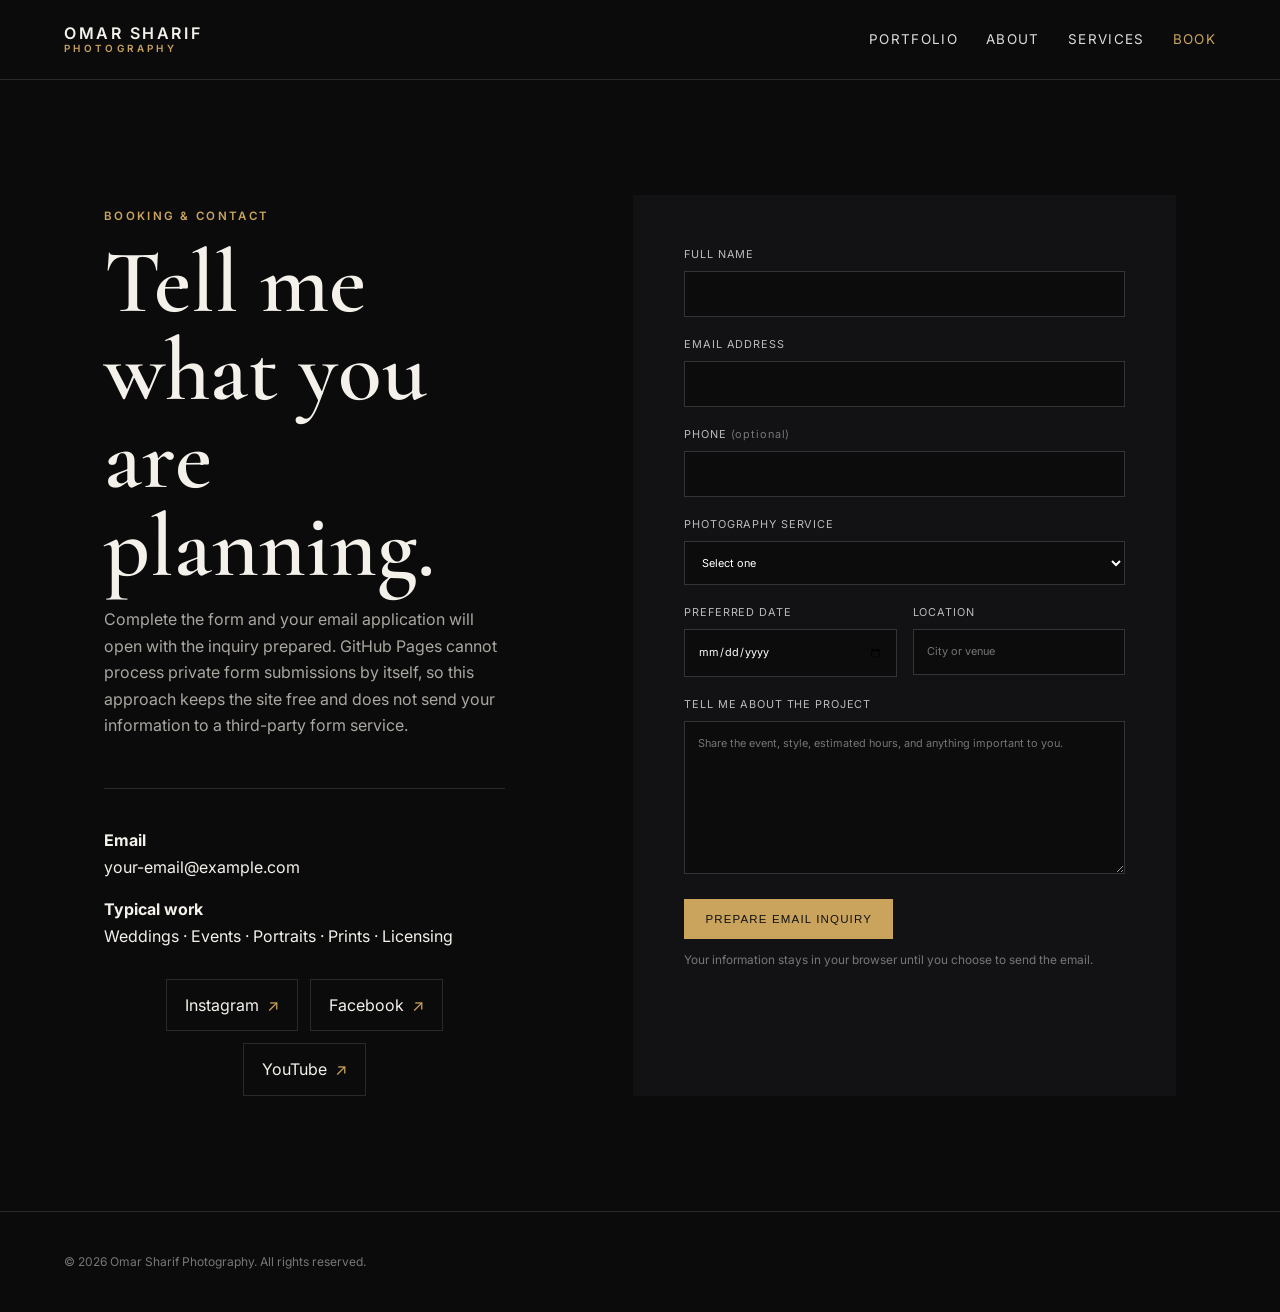
<file: contact.html>
<!doctype html>
<html lang="en">
<head>
  <meta charset="utf-8">
  <meta name="viewport" content="width=device-width, initial-scale=1">
  <meta name="description" content="Book photography services with Omar Sharif Photography.">
  <meta name="theme-color" content="#0b0b0c">
  <title>Book a Session | Omar Sharif Photography</title>
  <link rel="preconnect" href="https://fonts.googleapis.com">
  <link rel="preconnect" href="https://fonts.gstatic.com" crossorigin>
  <link href="https://fonts.googleapis.com/css2?family=Cormorant+Garamond:wght@500;600&family=Inter:wght@400;500;600&display=swap" rel="stylesheet">
  <link rel="stylesheet" href="assets/css/styles.css">
</head>
<body class="contact-page">
  <header class="site-header solid">
    <a class="brand" href="index.html"><span data-site-name>Omar Sharif</span><small>Photography</small></a>
    <nav aria-label="Primary navigation"><a href="index.html#portfolio">Portfolio</a><a href="index.html#about">About</a><a href="index.html#services">Services</a><a class="active" href="contact.html">Book</a></nav>
  </header>

  <main class="contact-main">
    <section class="contact-intro">
      <p class="eyebrow">Booking & contact</p>
      <h1>Tell me what you are planning.</h1>
      <p>Complete the form and your email application will open with the inquiry prepared. GitHub Pages cannot process private form submissions by itself, so this approach keeps the site free and does not send your information to a third-party form service.</p>
      <div class="contact-details">
        <p><strong>Email</strong><br><a id="direct-email" href="#">Add your email in site-config.js</a></p>
        <p><strong>Typical work</strong><br>Weddings · Events · Portraits · Prints · Licensing</p>
      </div>
      <div class="social-links" id="social-links"></div>
    </section>

    <form class="booking-form" id="booking-form">
      <label>Full name<input name="name" autocomplete="name" required></label>
      <label>Email address<input type="email" name="email" autocomplete="email" required></label>
      <label>Phone <span>(optional)</span><input type="tel" name="phone" autocomplete="tel"></label>
      <label>Photography service
        <select name="service" required>
          <option value="">Select one</option><option>Wedding</option><option>Event</option><option>Portrait</option><option>Print or image licensing</option><option>Other</option>
        </select>
      </label>
      <div class="form-row">
        <label>Preferred date<input type="date" name="date"></label>
        <label>Location<input name="location" placeholder="City or venue"></label>
      </div>
      <label>Tell me about the project<textarea name="message" rows="7" required placeholder="Share the event, style, estimated hours, and anything important to you."></textarea></label>
      <button class="button button-primary" type="submit">Prepare email inquiry</button>
      <p class="form-note">Your information stays in your browser until you choose to send the email.</p>
    </form>
  </main>

  <footer><p>© <span id="year"></span> <span data-site-name>Omar Sharif</span> Photography. All rights reserved.</p></footer>
  <script src="assets/js/site-config.js"></script>
  <script src="assets/js/contact.js"></script>
</body>
</html>
</file>
<file: assets/css/styles.css>
:root{--bg:#0b0b0c;--panel:#121214;--text:#f4f1eb;--muted:#aaa7a0;--line:#2b2a2b;--accent:#caa45d;--max:1320px}*{box-sizing:border-box}html{scroll-behavior:smooth}body{margin:0;background:var(--bg);color:var(--text);font-family:Inter,system-ui,sans-serif;line-height:1.65}body.modal-open{overflow:hidden}a{color:inherit;text-decoration:none}img{display:block;max-width:100%;-webkit-user-drag:none}.site-header{position:absolute;z-index:20;top:0;left:0;right:0;display:flex;align-items:center;justify-content:space-between;padding:24px clamp(22px,5vw,72px);background:linear-gradient(to bottom,rgba(0,0,0,.72),transparent)}.site-header.solid{position:relative;background:#0b0b0c;border-bottom:1px solid var(--line)}.brand{display:flex;flex-direction:column;text-transform:uppercase;letter-spacing:.16em;font-weight:600;line-height:1.2}.brand small{font-size:.62rem;color:var(--accent);letter-spacing:.34em}.site-header nav{display:flex;gap:28px;font-size:.84rem;text-transform:uppercase;letter-spacing:.1em}.site-header nav a{color:#ddd}.site-header nav a:hover,.site-header nav a.active{color:var(--accent)}.nav-toggle{display:none;background:none;color:#fff;border:1px solid #666;padding:8px 12px}.hero{min-height:94vh;position:relative;display:grid;align-items:end;overflow:hidden}.hero>img{position:absolute;width:100%;height:100%;object-fit:cover;user-select:none}.hero-shade{position:absolute;inset:0;background:linear-gradient(90deg,rgba(0,0,0,.72) 0%,rgba(0,0,0,.25) 55%,rgba(0,0,0,.15)),linear-gradient(to top,rgba(0,0,0,.72),transparent 50%)}.hero-copy{position:relative;z-index:2;width:min(720px,88vw);margin:0 0 clamp(80px,13vh,150px) clamp(24px,8vw,130px)}.eyebrow{text-transform:uppercase;letter-spacing:.2em;color:var(--accent);font-size:.72rem;font-weight:600}.hero h1,.section h2,.contact-main h1{font-family:"Cormorant Garamond",serif;font-weight:600;line-height:.98;margin:.15em 0;font-size:clamp(3.8rem,8vw,8.3rem)}.hero-copy>p:not(.eyebrow){font-size:clamp(1rem,1.4vw,1.25rem);max-width:600px;color:#e5e1da}.hero-actions{display:flex;gap:12px;flex-wrap:wrap;margin-top:28px}.button{display:inline-flex;justify-content:center;align-items:center;padding:13px 20px;border:1px solid var(--accent);text-transform:uppercase;letter-spacing:.1em;font-size:.72rem;cursor:pointer}.button-primary{background:var(--accent);color:#111}.button-ghost{background:rgba(0,0,0,.15)}.scroll-cue{position:absolute;z-index:3;bottom:24px;left:50%;font-size:1.5rem}.section{max-width:var(--max);margin:auto;padding:clamp(72px,10vw,145px) clamp(20px,4vw,55px)}.section-heading{display:flex;align-items:end;justify-content:space-between;gap:40px;margin-bottom:40px}.section-heading h2,.split h2,.social-section h2{font-size:clamp(3rem,6vw,6rem);margin:.05em 0}.section-heading>p{max-width:400px;color:var(--muted)}.filters{display:flex;gap:9px;flex-wrap:wrap;margin-bottom:28px}.filter{border:1px solid var(--line);background:transparent;color:#ddd;padding:10px 14px;text-transform:uppercase;font-size:.68rem;letter-spacing:.08em;cursor:pointer}.filter:hover,.filter.is-active{background:var(--accent);border-color:var(--accent);color:#111}.gallery{display:grid;grid-template-columns:repeat(12,1fr);grid-auto-flow:dense;gap:10px}.gallery-card{position:relative;border:0;padding:0;background:#181818;overflow:hidden;cursor:zoom-in;min-height:280px;grid-column:span 4;user-select:none}.gallery-card:nth-child(6n+1),.gallery-card:nth-child(6n+5){grid-column:span 6}.gallery-card img{width:100%;height:100%;object-fit:cover;transition:transform .6s ease,filter .4s}.gallery-card:hover img{transform:scale(1.035);filter:brightness(.75)}.card-overlay{position:absolute;inset:auto 0 0;padding:50px 20px 18px;background:linear-gradient(transparent,rgba(0,0,0,.85));text-align:left;opacity:0;transition:.3s}.gallery-card:hover .card-overlay{opacity:1}.card-overlay strong{display:block;font-family:"Cormorant Garamond",serif;font-size:1.7rem}.card-overlay small{text-transform:uppercase;color:var(--accent);letter-spacing:.12em}.watermark{position:absolute;right:14px;bottom:12px;color:rgba(255,255,255,.72);font-size:.68rem;letter-spacing:.05em;text-shadow:0 1px 4px #000;pointer-events:none;user-select:none}.card-watermark{opacity:.68}.split{display:grid;grid-template-columns:1.2fr .8fr;gap:clamp(40px,9vw,140px);border-top:1px solid var(--line);border-bottom:1px solid var(--line)}.split>div:last-child{align-self:center;color:#c3c0ba;font-size:1.08rem}.copyright-note{font-size:.83rem;color:#86837d;margin-top:30px}.services{background:#0e0e10}.service-grid{display:grid;grid-template-columns:repeat(4,1fr);border-top:1px solid var(--line);border-left:1px solid var(--line)}.service-grid article{padding:35px 26px;min-height:250px;border-right:1px solid var(--line);border-bottom:1px solid var(--line)}.service-grid span{color:var(--accent);font-size:.72rem}.service-grid h3{font-family:"Cormorant Garamond",serif;font-size:2rem;margin:40px 0 8px}.service-grid p{color:var(--muted);font-size:.9rem}.text-link{color:var(--accent)}.social-section{text-align:center}.social-links{display:flex;justify-content:center;flex-wrap:wrap;gap:12px;margin-top:30px}.social-links a{border:1px solid var(--line);padding:12px 18px}.social-links a span{color:var(--accent);margin-left:8px}footer{display:flex;justify-content:space-between;gap:20px;padding:28px clamp(20px,5vw,72px);border-top:1px solid var(--line);color:#777;font-size:.75rem}.lightbox{width:100vw;height:100vh;max-width:none;max-height:none;border:0;padding:0;background:rgba(0,0,0,.96);color:#fff}.lightbox::backdrop{background:rgba(0,0,0,.96)}.lightbox[open]{display:grid;place-items:center}.lightbox figure{margin:0;width:min(88vw,1400px);height:88vh;display:flex;flex-direction:column;align-items:center;justify-content:center}.protected-image-wrap{position:relative;max-width:100%;max-height:82vh;display:inline-flex;user-select:none}.protected-image-wrap img{max-height:82vh;max-width:100%;object-fit:contain}.lightbox figcaption{margin-top:13px;color:#aaa;text-transform:capitalize;font-size:.82rem}.lightbox-close,.lightbox-nav{position:fixed;z-index:3;border:0;background:rgba(20,20,20,.72);color:#fff;cursor:pointer}.lightbox-close{top:20px;right:22px;font-size:2rem;width:48px;height:48px}.lightbox-nav{top:50%;transform:translateY(-50%);font-size:3rem;width:58px;height:76px}.lightbox-prev{left:18px}.lightbox-next{right:18px}.copy-toast{position:fixed;z-index:99;left:50%;bottom:24px;transform:translate(-50%,30px);opacity:0;background:#171719;border:1px solid var(--line);padding:12px 17px;font-size:.78rem;transition:.25s;pointer-events:none}.copy-toast.show{opacity:1;transform:translate(-50%,0)}.contact-main{max-width:1200px;margin:auto;padding:clamp(70px,9vw,130px) clamp(20px,5vw,70px);display:grid;grid-template-columns:.85fr 1.15fr;gap:clamp(50px,10vw,140px)}.contact-intro h1{font-size:clamp(4rem,7vw,7rem)}.contact-intro>p:not(.eyebrow){color:var(--muted)}.contact-details{margin-top:50px;border-top:1px solid var(--line);padding-top:22px}.booking-form{background:var(--panel);padding:clamp(25px,4vw,55px)}.booking-form label{display:block;margin-bottom:19px;text-transform:uppercase;letter-spacing:.08em;font-size:.68rem;color:#bbb}.booking-form label span{color:#777;text-transform:none}.booking-form input,.booking-form select,.booking-form textarea{width:100%;margin-top:7px;background:#0c0c0d;color:#fff;border:1px solid #343436;padding:13px;font:inherit;outline:none}.booking-form input:focus,.booking-form select:focus,.booking-form textarea:focus{border-color:var(--accent)}.form-row{display:grid;grid-template-columns:1fr 1fr;gap:16px}.form-note{font-size:.74rem;color:#777}.notice{color:var(--muted)}
@media(max-width:850px){.site-header nav{display:none;position:absolute;right:20px;top:75px;background:#111;padding:20px;flex-direction:column}.site-header nav.open{display:flex}.nav-toggle{display:block}.gallery-card,.gallery-card:nth-child(n){grid-column:span 6;min-height:230px}.split,.contact-main{grid-template-columns:1fr}.service-grid{grid-template-columns:1fr 1fr}.section-heading{align-items:start;flex-direction:column}.contact-page .site-header nav{display:flex;position:static;background:none;padding:0;flex-direction:row}.contact-page .site-header nav a:not(.active){display:none}}
@media(max-width:520px){.hero-copy{margin-left:22px}.gallery-card,.gallery-card:nth-child(n){grid-column:span 12;min-height:300px}.service-grid{grid-template-columns:1fr}.form-row{grid-template-columns:1fr}.lightbox-nav{width:42px}.lightbox-prev{left:4px}.lightbox-next{right:4px}footer{flex-direction:column}.card-overlay{opacity:1}.contact-page .site-header nav{display:none}}
</file>
